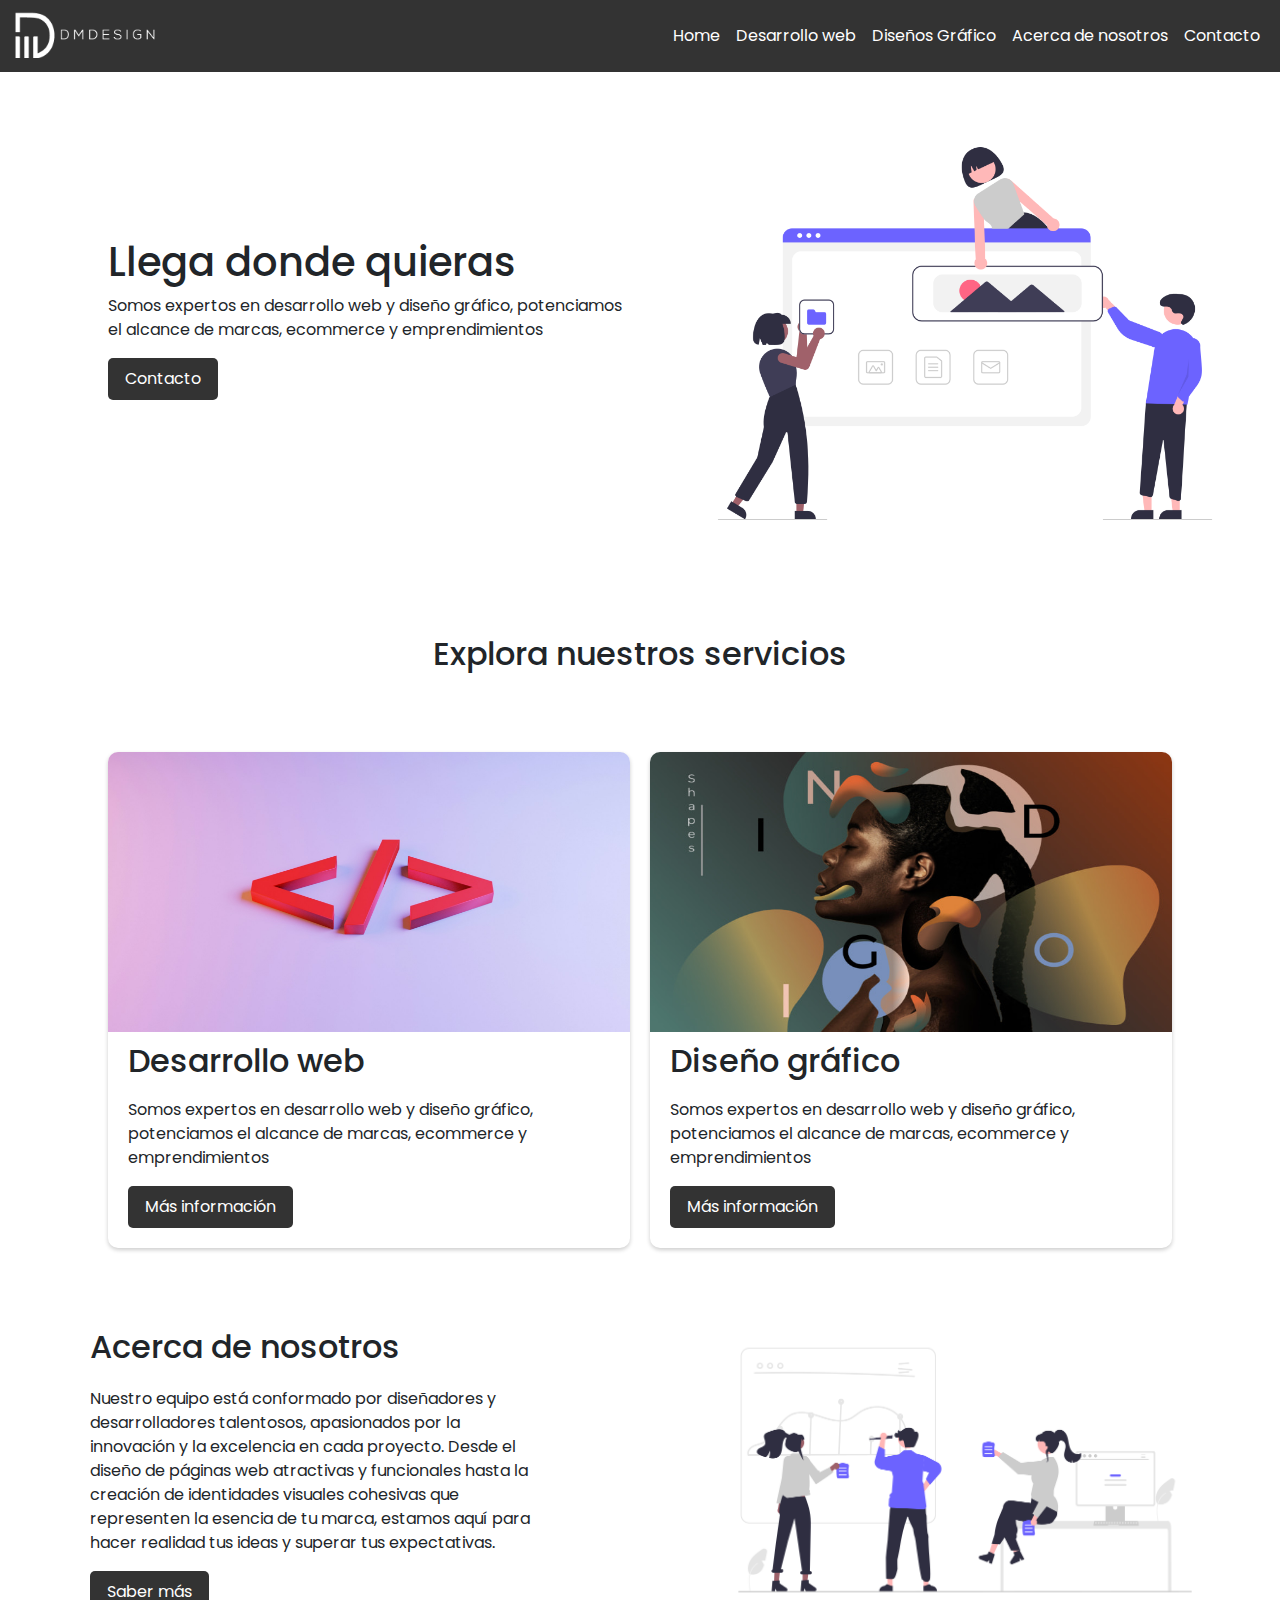
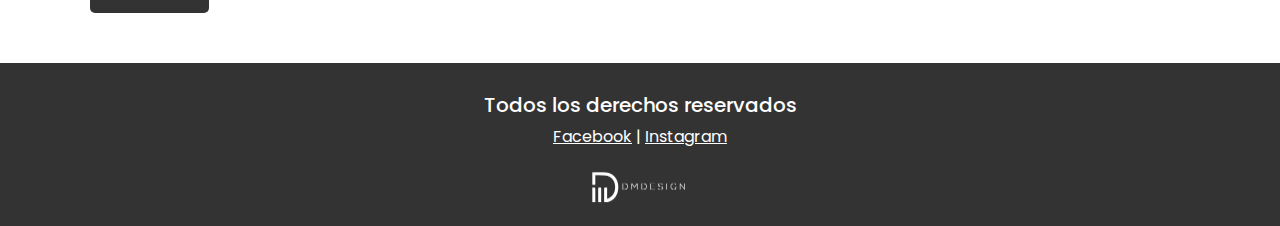
<file: index.html>
<!DOCTYPE html>
<html lang="es">

<head>
    <meta charset="UTF-8">
    <meta name="viewport" content="width=device-width, initial-scale=1.0">
    <link href="https://cdn.jsdelivr.net/npm/bootstrap@5.3.3/dist/css/bootstrap.min.css" rel="stylesheet"
        integrity="sha384-QWTKZyjpPEjISv5WaRU9OFeRpok6YctnYmDr5pNlyT2bRjXh0JMhjY6hW+ALEwIH" crossorigin="anonymous">
    <meta name="description" content="Desarrollo web responsive, Diseño grafico, diseño web">
    <link rel="stylesheet" href="css/main.css">
    
    <title>Home DMDesign</title>
</head>

<body>
    <header>
        <nav class="navbar navbar-expand-lg sticky-top">
            <div class="container-fluid logo">
                <a href="index.html"><img src="img/logo-en-blanco-PNG.png" alt="Logo DMDESIGN" width="150" height="auto"
                    class="d-inline-block align-text-top">
            </a>
                <button class="navbar-toggler" type="button" data-bs-toggle="collapse" data-bs-target="#navbarNav"
                    aria-controls="navbarNav" aria-expanded="false" aria-label="Toggle navigation">
                    <span class="navbar-toggler-icon"></span>
                </button>
                <div class="collapse navbar-collapse navdm " id="navbarNav">
                    <ul class="navbar-nav">
                        <li class="nav-item">
                            <a class="nav-link active" aria-current="page" href="index.html">Home</a>
                        </li>
                        <li class="nav-item">
                            <a class="nav-link" href="disenoweb.html">Desarrollo web</a>
                        </li>
                        <li class="nav-item">
                            <a class="nav-link" href="disenografico.html">Diseños Gráfico</a>
                        </li>
                        <li class="nav-item">
                            <a class="nav-link" href="Nosotros.html">Acerca de nosotros</a>
                        </li>
                        <li class="nav-item">
                            <a class="nav-link" href="Contacto.html">Contacto</a>
                        </li>
                    </ul>
                </div>
            </div>
        </nav>

    </header>

    <main>


        <div class="caja1">
            <h1>Llega donde quieras</h1>
            <p>Somos expertos en desarrollo web y diseño gráfico, potenciamos el alcance de marcas, ecommerce y
                emprendimientos </p>
            <a href="Contacto.html" class="btn">Contacto</a>
        </div>

        <div class="caja2">
            <img src="img/desarrollo web.png" alt="Somos expertos en desarrollo web y diseño gráfico, potenciamos el alcance de marcas, ecommerce y
            emprendimientos ">
        </div>
    
        <div class="caja3">
            <h2>Explora nuestros servicios</h2>
        </div>
   
        <div class="caja-contenedora caja4">
            <img src="img/web design.jpg" alt="Expertos en desarrollo web">
            <h2>Desarrollo web</h2>
            <p>Somos expertos en desarrollo web y diseño gráfico, potenciamos el alcance de marcas, ecommerce y
                emprendimientos </p>
            <a href="disenoweb.html" class="btn">Más información</a>
        </div>

        <div class="caja-contenedora caja5">
            <img src="img/diseño grafico.jpg" alt="Expertos en diseño gráfico">
            <h2>Diseño gráfico</h2>
            <p>Somos expertos en desarrollo web y diseño gráfico, potenciamos el alcance de marcas, ecommerce y
                emprendimientos </p>
            <a href="disenografico.html" class="btn">Más información</a>
        </div>
        
        <div class="caja6">         
                <h2>Acerca de nosotros</h2>
                <p>Nuestro equipo está conformado por diseñadores y desarrolladores talentosos, apasionados por la
                    innovación y la excelencia en cada proyecto. Desde el diseño de páginas web atractivas y funcionales
                    hasta la creación de identidades visuales cohesivas que representen la esencia de tu marca, estamos aquí
                    para hacer realidad tus ideas y superar tus expectativas.</p>
                <a href="Nosotros.html" class="btn">Saber más</a>     
        </div>

        <div class="caja7">
            <img src="img/equipo_de_trabajo_dmdesign.png" alt="Acerca de nosotros">
        </div>

        <footer>
            <h5>Todos los derechos reservados</h5>
            <a href="">Facebook</a> |
            <a href="">Instagram</a> <br>
            <img src="img/logo-en-blanco-PNG.png" alt="logo DMDESIGN">
        </footer>
    </main>
   

    <script src="https://cdn.jsdelivr.net/npm/bootstrap@5.3.3/dist/js/bootstrap.bundle.min.js"
        integrity="sha384-YvpcrYf0tY3lHB60NNkmXc5s9fDVZLESaAA55NDzOxhy9GkcIdslK1eN7N6jIeHz"
        crossorigin="anonymous"></script>
</body>

</html>
</file>
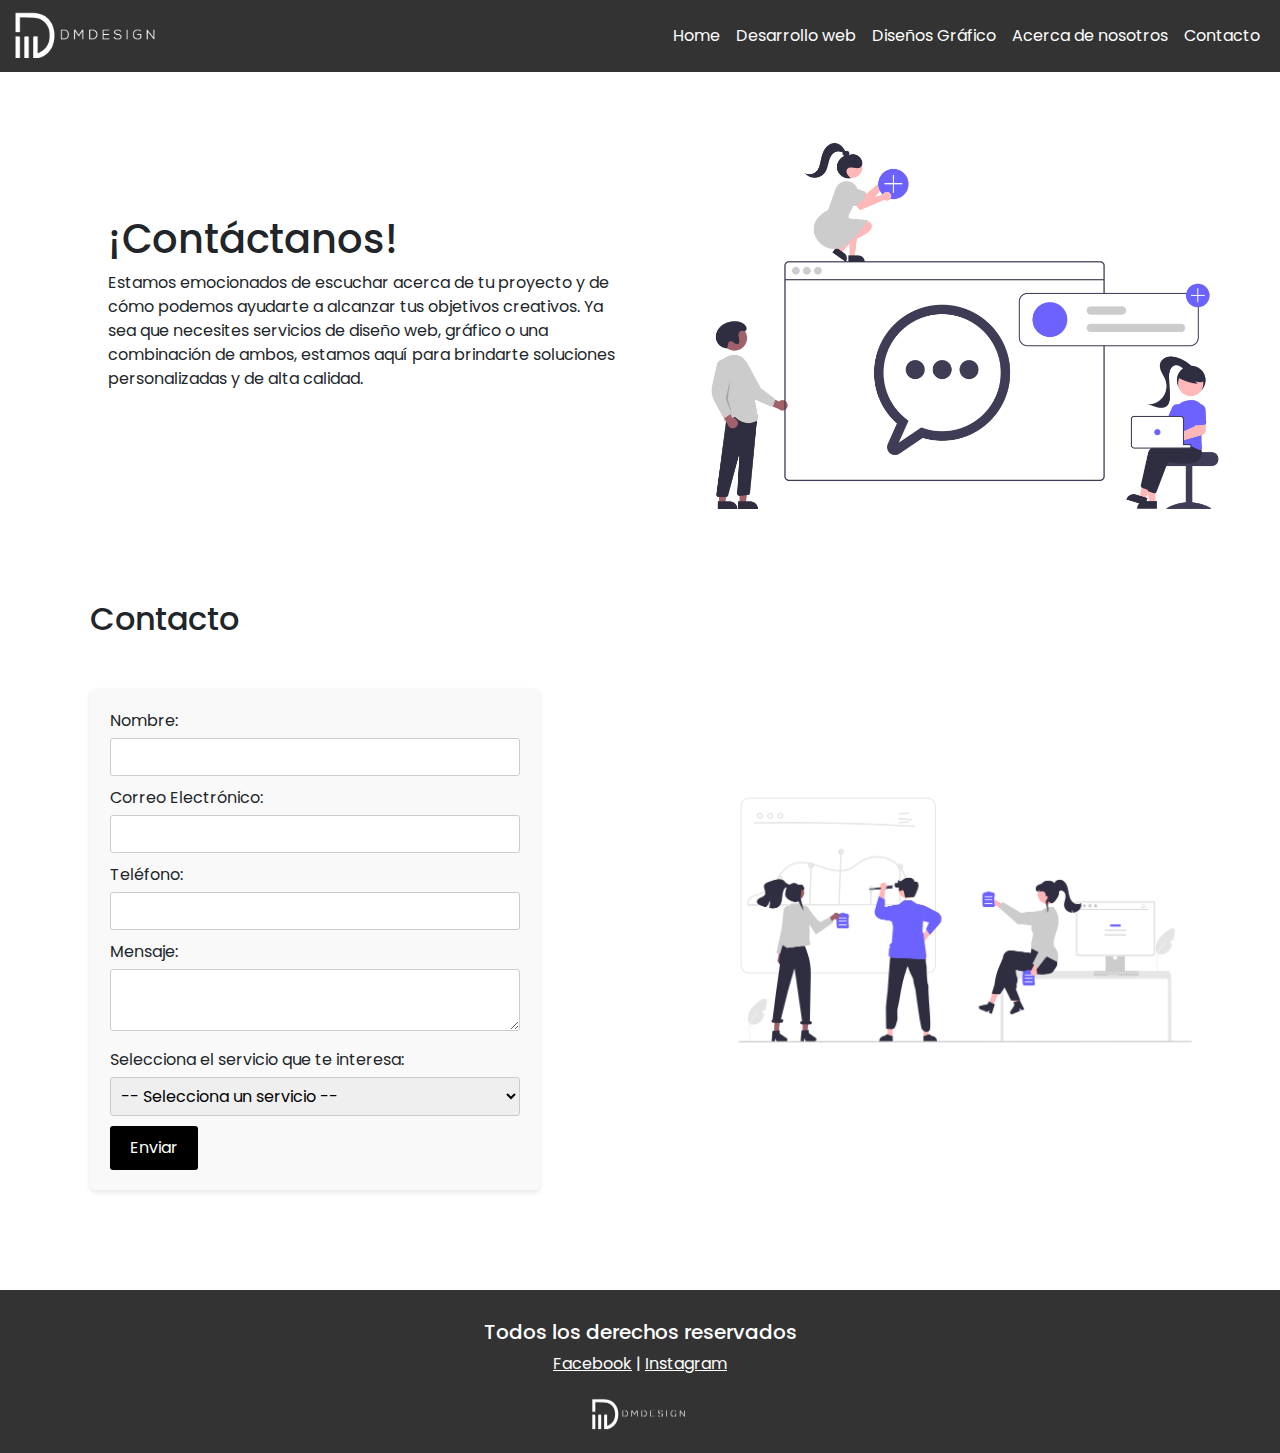
<file: Contacto.html>
<!DOCTYPE html>
<html lang="es">

<head>
    <meta charset="UTF-8">
    <meta name="viewport" content="width=device-width, initial-scale=1.0">
    <link href="https://cdn.jsdelivr.net/npm/bootstrap@5.3.3/dist/css/bootstrap.min.css" rel="stylesheet"
        integrity="sha384-QWTKZyjpPEjISv5WaRU9OFeRpok6YctnYmDr5pNlyT2bRjXh0JMhjY6hW+ALEwIH" crossorigin="anonymous">
        <meta name="description" content="Desarrollo web responsive, Diseño grafico, diseño web">
    <link rel="stylesheet" href="css/main.css">
    <title>Contacto DMDESIGN</title>
</head>

<body>
    <header>
        <nav class="navbar navbar-expand-lg sticky-top">
            <div class="container-fluid logo">
                <a href="index.html"><img src="img/logo-en-blanco-PNG.png" alt="Logo DMDESIGN" width="150" height="auto"
                        class="d-inline-block align-text-top">
                </a>
                <button class="navbar-toggler" type="button" data-bs-toggle="collapse" data-bs-target="#navbarNav"
                    aria-controls="navbarNav" aria-expanded="false" aria-label="Toggle navigation">
                    <span class="navbar-toggler-icon"></span>
                </button>
                <div class="collapse navbar-collapse navdm " id="navbarNav">
                    <ul class="navbar-nav">
                        <li class="nav-item">
                            <a class="nav-link active" aria-current="page" href="index.html">Home</a>
                        </li>
                        <li class="nav-item">
                            <a class="nav-link" href="disenoweb.html">Desarrollo web</a>
                        </li>
                        <li class="nav-item">
                            <a class="nav-link" href="disenografico.html">Diseños Gráfico</a>
                        </li>
                        <li class="nav-item">
                            <a class="nav-link" href="Nosotros.html">Acerca de nosotros</a>
                        </li>
                        <li class="nav-item">
                            <a class="nav-link" href="Contacto.html">Contacto</a>
                        </li>
                    </ul>
                </div>
            </div>
        </nav>

    </header>

    <main>


        <div class="caja1">
            <h1>¡Contáctanos!</h1>
            <p>Estamos emocionados de escuchar acerca de tu proyecto y de cómo podemos ayudarte a alcanzar tus objetivos
                creativos. Ya sea que necesites servicios de diseño web, gráfico o una combinación de ambos, estamos
                aquí para brindarte soluciones personalizadas y de alta calidad.</p>

        </div>

        <div class="caja2">
            <img src="img/contacto_dmdesign.png" alt="Contacto">
        </div>

        <div class="caja6">
            <div class="formulario">
                <h2>Contacto</h2>
                <form action="/enviar-mensaje" method="POST">
                    <label for="nombre">Nombre:</label>
                    <input type="text" id="nombre" name="nombre" required>

                    <label for="correo">Correo Electrónico:</label>
                    <input type="email" id="correo" name="correo" required>

                    <label for="telefono">Teléfono:</label>
                    <input type="tel" id="telefono" name="telefono">

                    <label for="mensaje">Mensaje:</label>
                    <textarea id="mensaje" name="mensaje" required></textarea>

                    <label for="servicio">Selecciona el servicio que te interesa:</label>
                    <select id="servicio" name="servicio" required>
                        <option value="" disabled selected>-- Selecciona un servicio --</option>
                        <option value="desarrollo-grafico">Desarrollo Gráfico</option>
                        <option value="diseno-web">Diseño Web</option>
                    </select>

                    <input type="submit" value="Enviar">
                </form>

            </div>

        </div>

        <div class="caja7">
            <img src="img/equipo_de_trabajo_dmdesign.png" alt="Equpo de trabajo DMDESIGN">
        </div>

        <footer>
            <h5>Todos los derechos reservados</h5>
            <a href="">Facebook</a> |
            <a href="">Instagram</a> <br>
            <img src="img/logo-en-blanco-PNG.png" alt="logo DMDESIGN">
        </footer>
    </main>


    <script src="https://cdn.jsdelivr.net/npm/bootstrap@5.3.3/dist/js/bootstrap.bundle.min.js"
        integrity="sha384-YvpcrYf0tY3lHB60NNkmXc5s9fDVZLESaAA55NDzOxhy9GkcIdslK1eN7N6jIeHz"
        crossorigin="anonymous"></script>
</body>

</html>
</file>
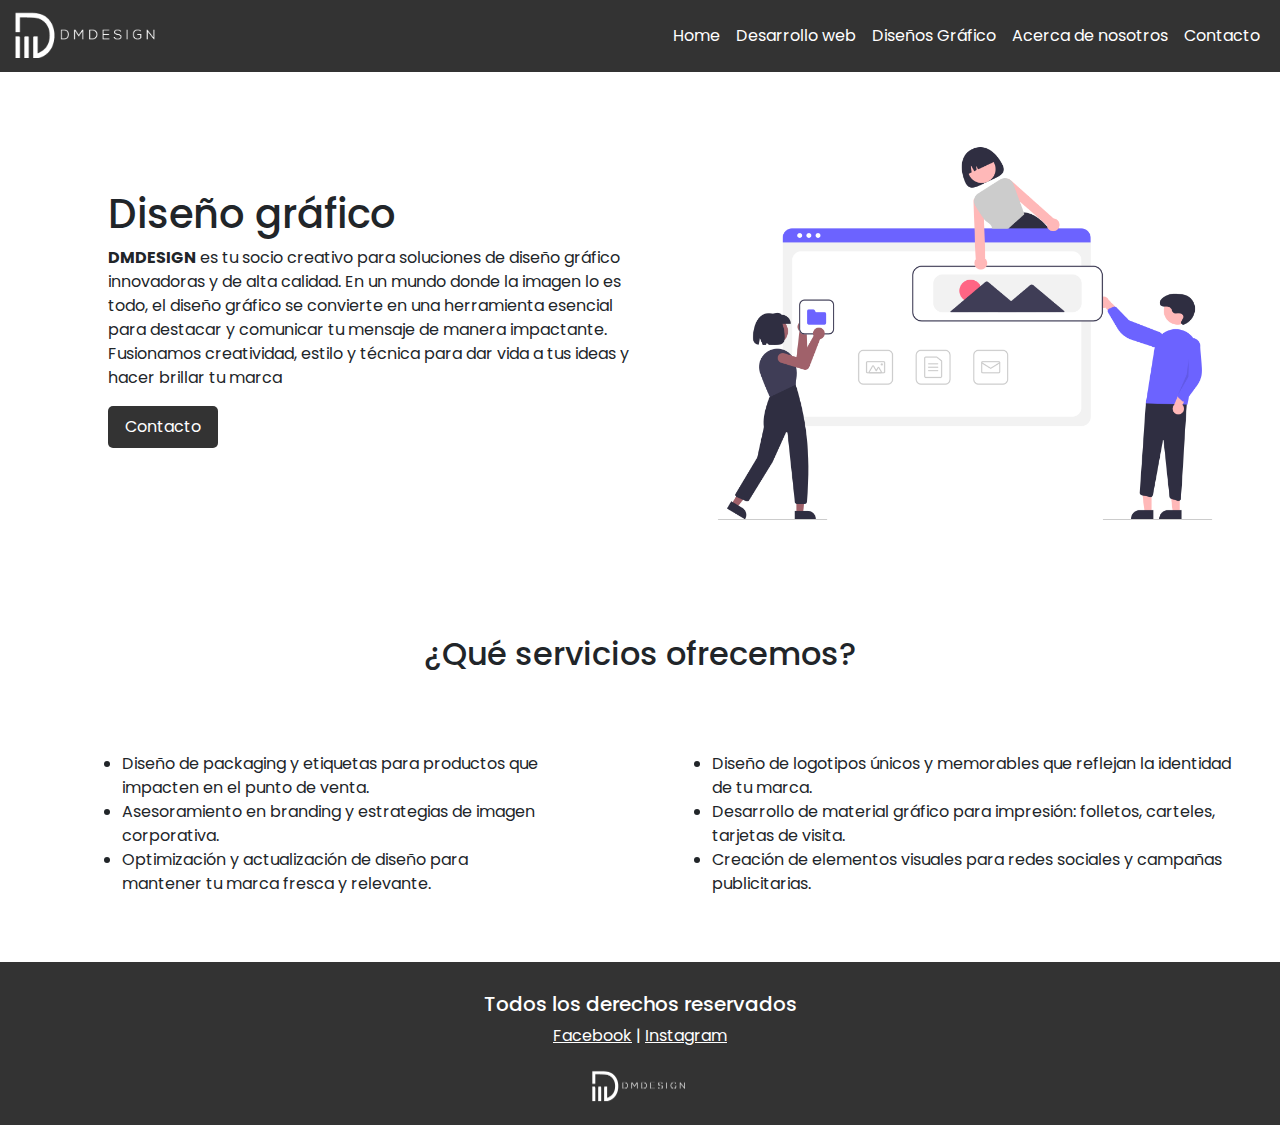
<file: disenografico.html>
<!DOCTYPE html>
<html lang="es">

<head>
    <meta charset="UTF-8">
    <meta name="viewport" content="width=device-width, initial-scale=1.0">
    <link href="https://cdn.jsdelivr.net/npm/bootstrap@5.3.3/dist/css/bootstrap.min.css" rel="stylesheet"
        integrity="sha384-QWTKZyjpPEjISv5WaRU9OFeRpok6YctnYmDr5pNlyT2bRjXh0JMhjY6hW+ALEwIH" crossorigin="anonymous">
        <meta name="description" content="Desarrollo web responsive, Diseño grafico, diseño web">
    <link rel="stylesheet" href="css/main.css">
    <title>Diseño gráfico</title>
</head>

<body>
    <header>
        <nav class="navbar navbar-expand-lg sticky-top">
            <div class="container-fluid logo">
                <a href="index.html"><img src="img/logo-en-blanco-PNG.png" alt="Logo DMDESIGN" width="150" height="auto"
                    class="d-inline-block align-text-top">
            </a>

                <button class="navbar-toggler" type="button" data-bs-toggle="collapse" data-bs-target="#navbarNav"
                    aria-controls="navbarNav" aria-expanded="false" aria-label="Toggle navigation">
                    <span class="navbar-toggler-icon"></span>
                </button>
                <div class="collapse navbar-collapse navdm " id="navbarNav">
                    <ul class="navbar-nav">
                        <li class="nav-item">
                            <a class="nav-link active" aria-current="page" href="index.html">Home</a>
                        </li>
                        <li class="nav-item">
                            <a class="nav-link" href="disenoweb.html">Desarrollo web</a>
                        </li>
                        <li class="nav-item">
                            <a class="nav-link" href="disenografico.html">Diseños Gráfico</a>
                        </li>
                        <li class="nav-item">
                            <a class="nav-link" href="Nosotros.html">Acerca de nosotros</a>
                        </li>
                        <li class="nav-item">
                            <a class="nav-link" href="Contacto.html">Contacto</a>
                        </li>
                    </ul>
                </div>
            </div>
        </nav>

    </header>

    <main>


        <div class="caja1">
            <h1>Diseño gráfico</h1>
            <p><strong>DMDESIGN</strong> es tu socio creativo para soluciones de diseño gráfico innovadoras y de alta calidad. En un mundo
                donde la imagen lo es todo, el diseño gráfico se convierte en una herramienta esencial para destacar y
                comunicar tu mensaje de manera impactante. Fusionamos creatividad, estilo y
                técnica para dar vida a tus ideas y hacer brillar tu marca </p>
            <a href="Contacto.html" class="btn">Contacto</a>
        </div>

        <div class="caja2">
            <img src="img/desarrollo web.png" alt="diseo gráfico, identidad corporativa, branding.">
        </div>

        <div class="caja3">
            <h2>
                ¿Qué servicios ofrecemos?
            </h2>
        </div>

        <div class="caja6">


            <ul>
                <li>Diseño de packaging y etiquetas para productos que impacten en el punto de venta.</li>
                <li>Asesoramiento en branding y estrategias de imagen corporativa.</li>
                <li>Optimización y actualización de diseño para mantener tu marca fresca y relevante.</li>
            </ul>

        </div>

        <div class="caja7">
            <ul>
                <li>Diseño de logotipos únicos y memorables que reflejan la identidad de tu marca.</li>
                <li>Desarrollo de material gráfico para impresión: folletos, carteles, tarjetas de visita.</li>
                <li>Creación de elementos visuales para redes sociales y campañas publicitarias.</li>
            </ul>
        </div>

        <footer>
            <h5>Todos los derechos reservados</h5>
            <a href="">Facebook</a> |
            <a href="">Instagram</a> <br>
            <img src="img/logo-en-blanco-PNG.png" alt="logo DMDESIGN">
        </footer>
    </main>


    <script src="https://cdn.jsdelivr.net/npm/bootstrap@5.3.3/dist/js/bootstrap.bundle.min.js"
        integrity="sha384-YvpcrYf0tY3lHB60NNkmXc5s9fDVZLESaAA55NDzOxhy9GkcIdslK1eN7N6jIeHz"
        crossorigin="anonymous"></script>
</body>

</html>
</file>
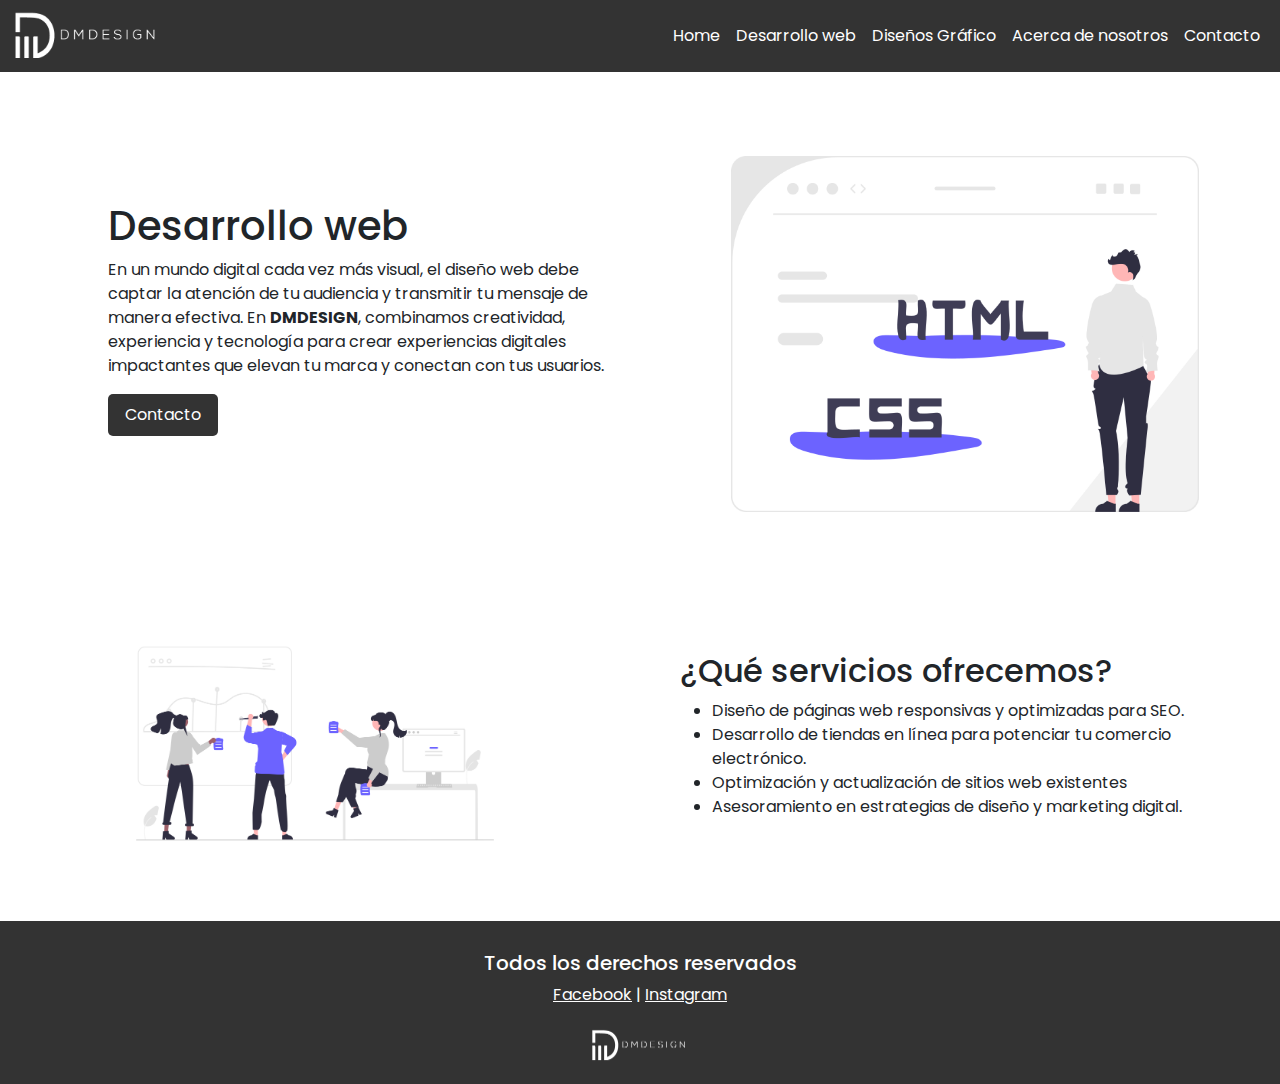
<file: disenoweb.html>
<!DOCTYPE html>
<html lang="es">

<head>
    <meta charset="UTF-8">
    <meta name="viewport" content="width=device-width, initial-scale=1.0">
    <link href="https://cdn.jsdelivr.net/npm/bootstrap@5.3.3/dist/css/bootstrap.min.css" rel="stylesheet"
        integrity="sha384-QWTKZyjpPEjISv5WaRU9OFeRpok6YctnYmDr5pNlyT2bRjXh0JMhjY6hW+ALEwIH" crossorigin="anonymous">
        <meta name="description" content="Desarrollo web responsive, Diseño grafico, diseño web">
    <link rel="stylesheet" href="css/main.css">
    <title>Desarrollo web DMDESIGN</title>
</head>

<body>
    <header>
        <nav class="navbar navbar-expand-lg sticky-top">
            <div class="container-fluid logo">
                <a href="index.html"><img src="img/logo-en-blanco-PNG.png" alt="Logo DMDESIGN" width="150" height="auto"
                    class="d-inline-block align-text-top">
            </a>
                <button class="navbar-toggler" type="button" data-bs-toggle="collapse" data-bs-target="#navbarNav"
                    aria-controls="navbarNav" aria-expanded="false" aria-label="Toggle navigation">
                    <span class="navbar-toggler-icon"></span>
                </button>
                <div class="collapse navbar-collapse navdm " id="navbarNav">
                    <ul class="navbar-nav">
                        <li class="nav-item">
                            <a class="nav-link active" aria-current="page" href="index.html">Home</a>
                        </li>
                        <li class="nav-item">
                            <a class="nav-link" href="disenoweb.html">Desarrollo web</a>
                        </li>
                        <li class="nav-item">
                            <a class="nav-link" href="disenografico.html">Diseños Gráfico</a>
                        </li>
                        <li class="nav-item">
                            <a class="nav-link" href="Nosotros.html">Acerca de nosotros</a>
                        </li>
                        <li class="nav-item">
                            <a class="nav-link" href="Contacto.html">Contacto</a>
                        </li>
                    </ul>
                </div>
            </div>
        </nav>

    </header>

    <main>


        <div class="caja1">
            <h1>Desarrollo web</h1>
            <p> En un mundo digital cada vez más visual, el diseño web debe captar la atención
                de tu audiencia y transmitir tu mensaje de manera efectiva. En <strong> DMDESIGN</strong>, combinamos
                creatividad, experiencia y tecnología para crear experiencias digitales impactantes que elevan tu marca
                y conectan con tus usuarios. </p>
            <a href="Contacto.html" class="btn">Contacto</a>
        </div>

        <div class="caja2">
            <img src="img/HTML, CSS.png" alt="Desarrollo web">
        </div>

        <div class="caja6">
            <img src="img/equipo_de_trabajo_dmdesign.png" alt="equipo de trabajo DMDESIGN">
        </div>

        <div class="caja7">
            <h2>¿Qué servicios ofrecemos?</h2>
            <ul>
                <li>Diseño de páginas web responsivas y optimizadas para SEO.</li>
                <li>Desarrollo de tiendas en línea para potenciar tu comercio electrónico.</li>
                <li>Optimización y actualización de sitios web existentes</li>
                <li>Asesoramiento en estrategias de diseño y marketing digital.</li>
            </ul>
      
        </div> 

        <footer>
            <h5>Todos los derechos reservados</h5>
            <a href="">Facebook</a> |
            <a href="">Instagram</a> <br>
            <img src="img/logo-en-blanco-PNG.png" alt="logo DMDESIGN">
        </footer>
    </main>


    <script src="https://cdn.jsdelivr.net/npm/bootstrap@5.3.3/dist/js/bootstrap.bundle.min.js"
        integrity="sha384-YvpcrYf0tY3lHB60NNkmXc5s9fDVZLESaAA55NDzOxhy9GkcIdslK1eN7N6jIeHz"
        crossorigin="anonymous"></script>
</body>

</html>
</file>
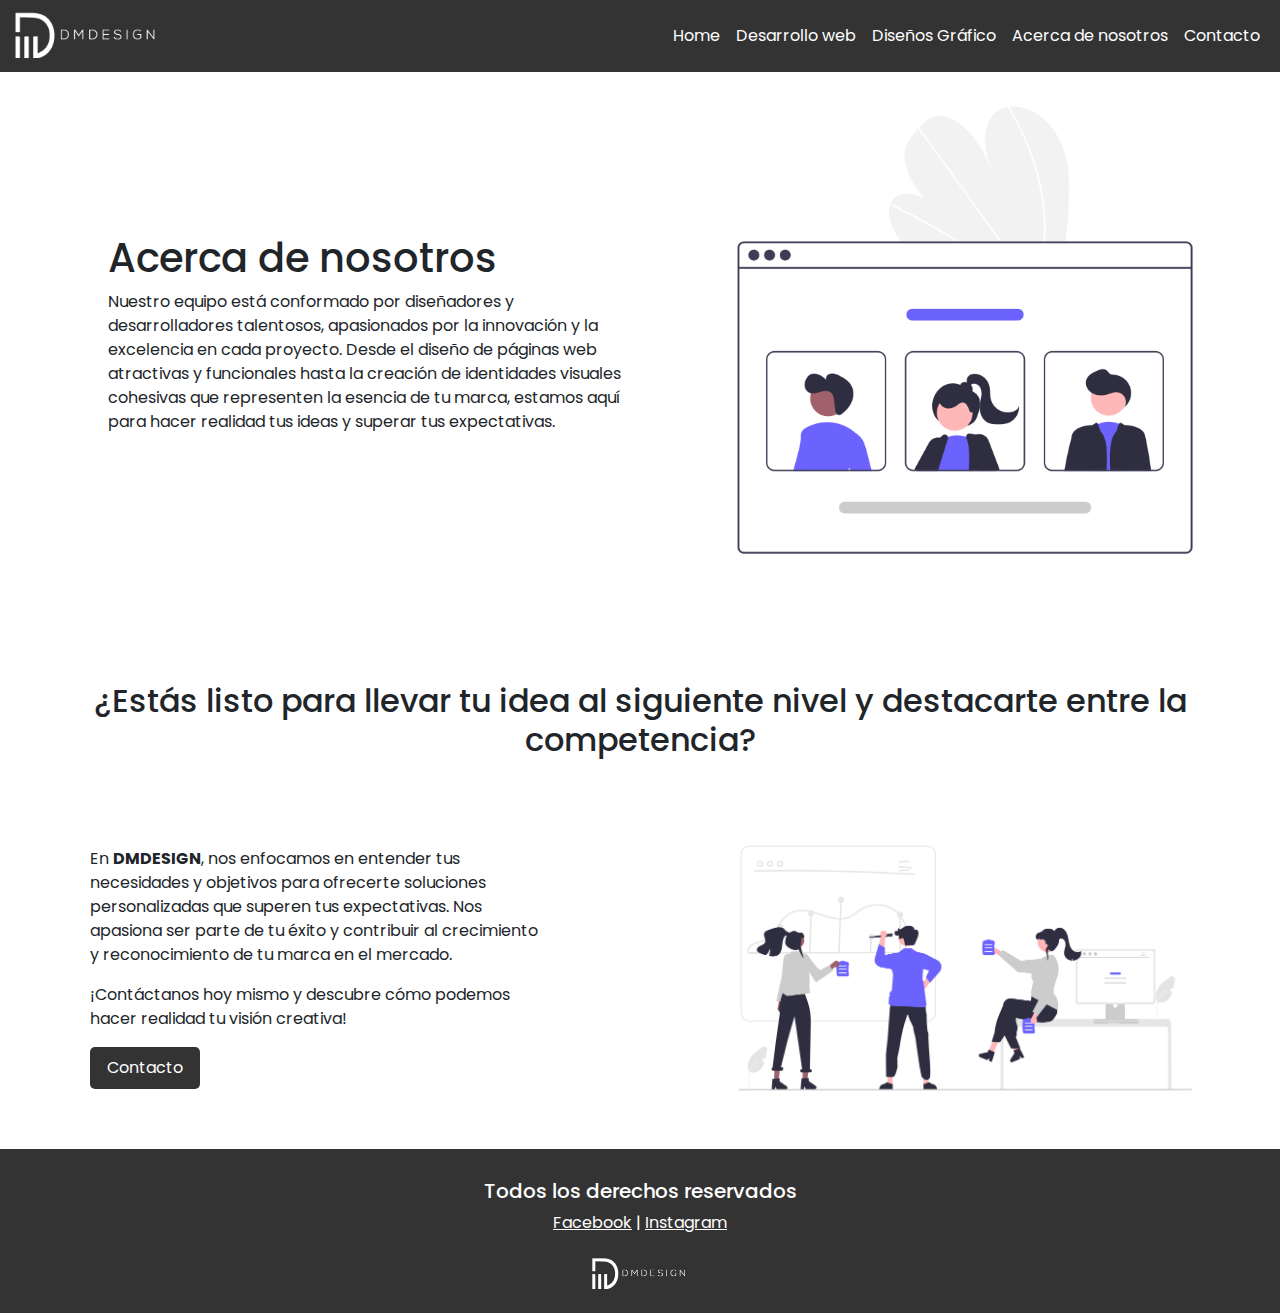
<file: Nosotros.html>
<!DOCTYPE html>
<html lang="es">

<head>
    <meta charset="UTF-8">
    <meta name="viewport" content="width=device-width, initial-scale=1.0">
    <link href="https://cdn.jsdelivr.net/npm/bootstrap@5.3.3/dist/css/bootstrap.min.css" rel="stylesheet"
        integrity="sha384-QWTKZyjpPEjISv5WaRU9OFeRpok6YctnYmDr5pNlyT2bRjXh0JMhjY6hW+ALEwIH" crossorigin="anonymous">
    <link rel="stylesheet" href="css/main.css">
    <meta name="description" content="Desarrollo web responsive, Diseño grafico, diseño web">
    <title>Acerca de nosotros</title>
</head>

<body>
    <header>
        <nav class="navbar navbar-expand-lg sticky-top">
            <div class="container-fluid logo">
                <a href="index.html"><img src="img/logo-en-blanco-PNG.png" alt="Logo DMDESIGN" width="150" height="auto"
                    class="d-inline-block align-text-top">
            </a>
                <button class="navbar-toggler" type="button" data-bs-toggle="collapse" data-bs-target="#navbarNav"
                    aria-controls="navbarNav" aria-expanded="false" aria-label="Toggle navigation">
                    <span class="navbar-toggler-icon"></span>
                </button>
                <div class="collapse navbar-collapse navdm " id="navbarNav">
                    <ul class="navbar-nav">
                        <li class="nav-item">
                            <a class="nav-link active" aria-current="page" href="index.html">Home</a>
                        </li>
                        <li class="nav-item">
                            <a class="nav-link" href="disenoweb.html">Desarrollo web</a>
                        </li>
                        <li class="nav-item">
                            <a class="nav-link" href="disenografico.html">Diseños Gráfico</a>
                        </li>
                        <li class="nav-item">
                            <a class="nav-link" href="Nosotros.html">Acerca de nosotros</a>
                        </li>
                        <li class="nav-item">
                            <a class="nav-link" href="Contacto.html">Contacto</a>
                        </li>
                    </ul>
                </div>
            </div>
        </nav>

    </header>

    <main>


        <div class="caja1">
            <h1>Acerca de nosotros</h1>
            <p>Nuestro equipo está conformado por diseñadores y desarrolladores talentosos, apasionados por la
                innovación y la excelencia en cada proyecto. Desde el diseño de páginas web atractivas y funcionales
                hasta la creación de identidades visuales cohesivas que representen la esencia de tu marca, estamos aquí
                para hacer realidad tus ideas y superar tus expectativas.</p>

        </div>

        <div class="caja2">
            <img src="img/equipodetrabajo_DMDesign.png" alt="Acerca de nosotros">
        </div>

        <div class="caja3">
            <h2>
                ¿Estás listo para llevar tu idea al siguiente nivel y destacarte entre la competencia?
            </h2>
        </div>

        <div class="caja6">
            <p>En <strong>DMDESIGN</strong>, nos enfocamos en entender tus necesidades y objetivos para ofrecerte
                soluciones personalizadas que superen tus expectativas. Nos apasiona ser parte de tu éxito y contribuir
                al crecimiento y reconocimiento de tu marca en el mercado.</p>
            <p>¡Contáctanos hoy mismo y descubre cómo podemos hacer realidad tu visión creativa!</p>    
            <a href="Contacto.html" class="btn">Contacto</a>
        </div>

        <div class="caja7">
            <img src="img/equipo_de_trabajo_dmdesign.png" alt="Imagen equipo de trabajo DMDESIGN">
        </div>

        <footer>
            <h5>Todos los derechos reservados</h5>
            <a href="">Facebook</a> |
            <a href="">Instagram</a> <br>
            <img src="img/logo-en-blanco-PNG.png" alt="logo DMDESIGN">
        </footer>
    </main>


    <script src="https://cdn.jsdelivr.net/npm/bootstrap@5.3.3/dist/js/bootstrap.bundle.min.js"
        integrity="sha384-YvpcrYf0tY3lHB60NNkmXc5s9fDVZLESaAA55NDzOxhy9GkcIdslK1eN7N6jIeHz"
        crossorigin="anonymous"></script>
</body>

</html>
</file>
<file: css/main.css>
@import url("https://fonts.googleapis.com/css2?family=Poppins:wght@200;300;400;500&display=swap");
.caja6 body {
  margin: 0;
  padding: 0;
}
.caja6 form {
  max-width: 600px;
  margin: 50px auto;
  padding: 20px;
  background-color: #f9f9f9;
  border-radius: 5px;
  box-shadow: 0 2px 5px rgba(0, 0, 0, 0.1);
}
.caja6 label {
  display: block;
  margin-bottom: 5px;
}
.caja6 input[type=text],
.caja6 input[type=email],
.caja6 input[type=tel],
.caja6 textarea,
.caja6 select {
  width: 100%;
  padding: 6px;
  margin-bottom: 10px;
  border: 1px solid #ccc;
  border-radius: 3px;
}
.caja6 input[type=submit] {
  background-color: #000;
  color: #fff;
  border: none;
  border-radius: 3px;
  padding: 10px 20px;
  cursor: pointer;
  transition: background-color 0.3s ease;
}
.caja6 input[type=submit]:hover {
  background-color: #6a6bff;
}

* {
  font-family: "Poppins", sans-serif;
  margin: 0;
  padding: 0;
  box-sizing: border-box;
}

img {
  width: 100%;
  height: 100%;
  overflow: hidden;
}

header .navbar {
  text-align: center;
  background-color: #333;
  color: white;
}
header .navbar .navdm {
  flex-direction: row-reverse;
}
header .navbar .navdm a {
  color: white;
}

header .navbar {
  text-align: center;
  background-color: #333;
  color: white;
}
header .navbar .navdm {
  flex-direction: row-reverse;
}
header .navbar .navdm a:hover {
  background-color: white;
  color: #333;
}

.navdm .navbar-nav .nav-item .active {
  color: white;
}

.navdm .navbar-nav .nav-item .active:hover {
  background-color: white;
  color: #333;
}

.navbar .navbar-toggler-icon {
  background-color: white;
}

.navbar .logo img {
  width: 150px;
  height: auto;
}

.navbar-toggler {
  color: white;
}

.btn {
  background-color: #333;
  color: #fff;
  padding: 0.5rem 1rem;
  border-radius: 5px;
  text-decoration: none;
  transition: background-color 0.3s ease;
}

.btn:hover {
  background-color: #6a6bff;
  color: #fff;
}

footer {
  text-align: center;
}

@media only screen and (max-width: 600px) {
  main {
    padding: 10px 10px;
    overflow: hidden;
    align-items: center;
    width: 100%;
    height: auto;
    justify-content: center;
  }
  .caja-contenedora {
    width: 100%;
    height: auto;
    border-radius: 10px;
    box-shadow: 0px 2px 4px rgba(0, 0, 0, 0.2);
    overflow: hidden;
    align-items: center;
  }
  .sectionbg {
    background-color: aliceblue;
    margin: 40px 0;
    padding: 40px 20px;
    align-items: center;
    justify-content: center;
  }
  .sectionbg .caja6 {
    padding: 0 90px;
  }
  .sectionbg .caja7 {
    padding: 0 30px;
  }
  .sectionbg .caja7 img .imagen_grafico {
    width: 100%;
    height: auto;
    padding: 80px 30px;
    object-fit: contain;
  }
  footer h5 {
    padding-top: 10px;
  }
}
@media only screen and (min-width: 750px) {
  main {
    display: grid;
    grid-template-columns: repeat(12, 1fr);
    margin: auto;
    gap: 20px;
    overflow: hidden;
    align-items: center;
    width: 100%;
    height: auto;
    justify-content: center;
  }
  .caja-contenedora {
    width: 100%;
    height: auto;
    border-radius: 10px;
    box-shadow: 0px 2px 4px rgba(0, 0, 0, 0.2);
    overflow: hidden;
    align-items: center;
  }
  .caja4 {
    width: 100%;
    height: auto;
    grid-column: 2/7;
    margin: 10px 0;
  }
  .caja4 img {
    width: 100%;
    height: auto;
  }
  .caja4 h2 {
    padding: 10px 20px;
  }
  .caja4 p {
    padding: 0 20px;
  }
  .caja4 .btn {
    margin: 0 20px 20px;
  }
  .caja5 {
    width: 100%;
    height: auto;
    grid-column: 7/12;
    margin: 30px 0;
  }
  .caja5 img {
    width: 100%;
    height: auto;
  }
  .caja5 h2 {
    padding: 10px 20px;
  }
  .caja5 p {
    padding: 0 20px;
  }
  .caja5 .btn {
    margin: 0 20px 20px;
  }
  .caja6 {
    padding: 0 90px;
  }
  .caja7 {
    padding: 0 30px;
  }
  .caja7 img .imagen_grafico {
    width: 100%;
    height: auto;
    padding: 80px 30px;
    object-fit: cover;
  }
  footer h5 {
    padding-top: 10px;
  }
}
@media only screen and (min-width: 900px) {
  main {
    display: grid;
    grid-template-columns: repeat(12, 1fr);
    margin: auto;
    gap: 20px;
    overflow: hidden;
    align-items: center;
    width: 100%;
    height: auto;
    justify-content: center;
  }
}
.caja-contenedora {
  width: 100%;
  height: auto;
  border-radius: 10px;
  box-shadow: 0px 2px 4px rgba(0, 0, 0, 0.2);
  overflow: hidden;
  align-items: center;
}

.caja1 {
  grid-column: 2/7;
}

.caja2 {
  grid-column: 7/13;
  margin-top: 30px;
}

.caja3 {
  grid-column: 1/13;
  align-items: center;
  justify-content: center;
  text-align: center;
  margin-top: 30px;
  padding: 20px;
}

.caja4 {
  width: 100%;
  height: auto;
  grid-column: 2/7;
  margin: 10px 0;
}
.caja4 img {
  width: 100%;
  height: 280px;
}
.caja4 h2 {
  padding: 10px 20px;
}
.caja4 p {
  padding: 0 20px;
}
.caja4 .btn {
  margin: 0 20px 20px;
}

.caja5 {
  width: 100%;
  height: auto;
  grid-column: 7/12;
  margin: 30px 0;
}
.caja5 img {
  width: 100%;
  height: 280px;
}
.caja5 h2 {
  padding: 10px 20px;
}
.caja5 p {
  padding: 0 20px;
}
.caja5 .btn {
  margin: 0 20px 20px;
}

.caja6 {
  width: 100%;
  height: auto;
  grid-column: 1/7;
  margin: 30px 0;
}
.caja6 h2 {
  margin-bottom: 20px;
}

.caja7 {
  width: 100%;
  height: auto;
  grid-column: 7/13;
}

.sectionbg {
  grid-column: 1/13;
  display: flex;
  background-color: aliceblue;
  margin: 40px 0;
  padding: 40px 20px;
  align-items: center;
  justify-content: center;
  gap: 20px;
}
.sectionbg .caja6 {
  padding: 0 90px;
}
.sectionbg .caja7 {
  padding: 0 30px;
}
.sectionbg .caja7 img .imagen_grafico {
  width: 70%;
  height: auto;
  padding: 80px 30px;
  object-fit: contain;
}

.caja8 {
  grid-column: 1/13;
}

footer {
  grid-column: 1/13;
  background-color: #333;
  color: white;
}
footer h5 {
  margin-top: 20px;
}
footer img {
  width: 100px;
  height: auto;
  margin: 20px 0;
}
footer a {
  color: white;
}

/*# sourceMappingURL=main.css.map */
</file>
